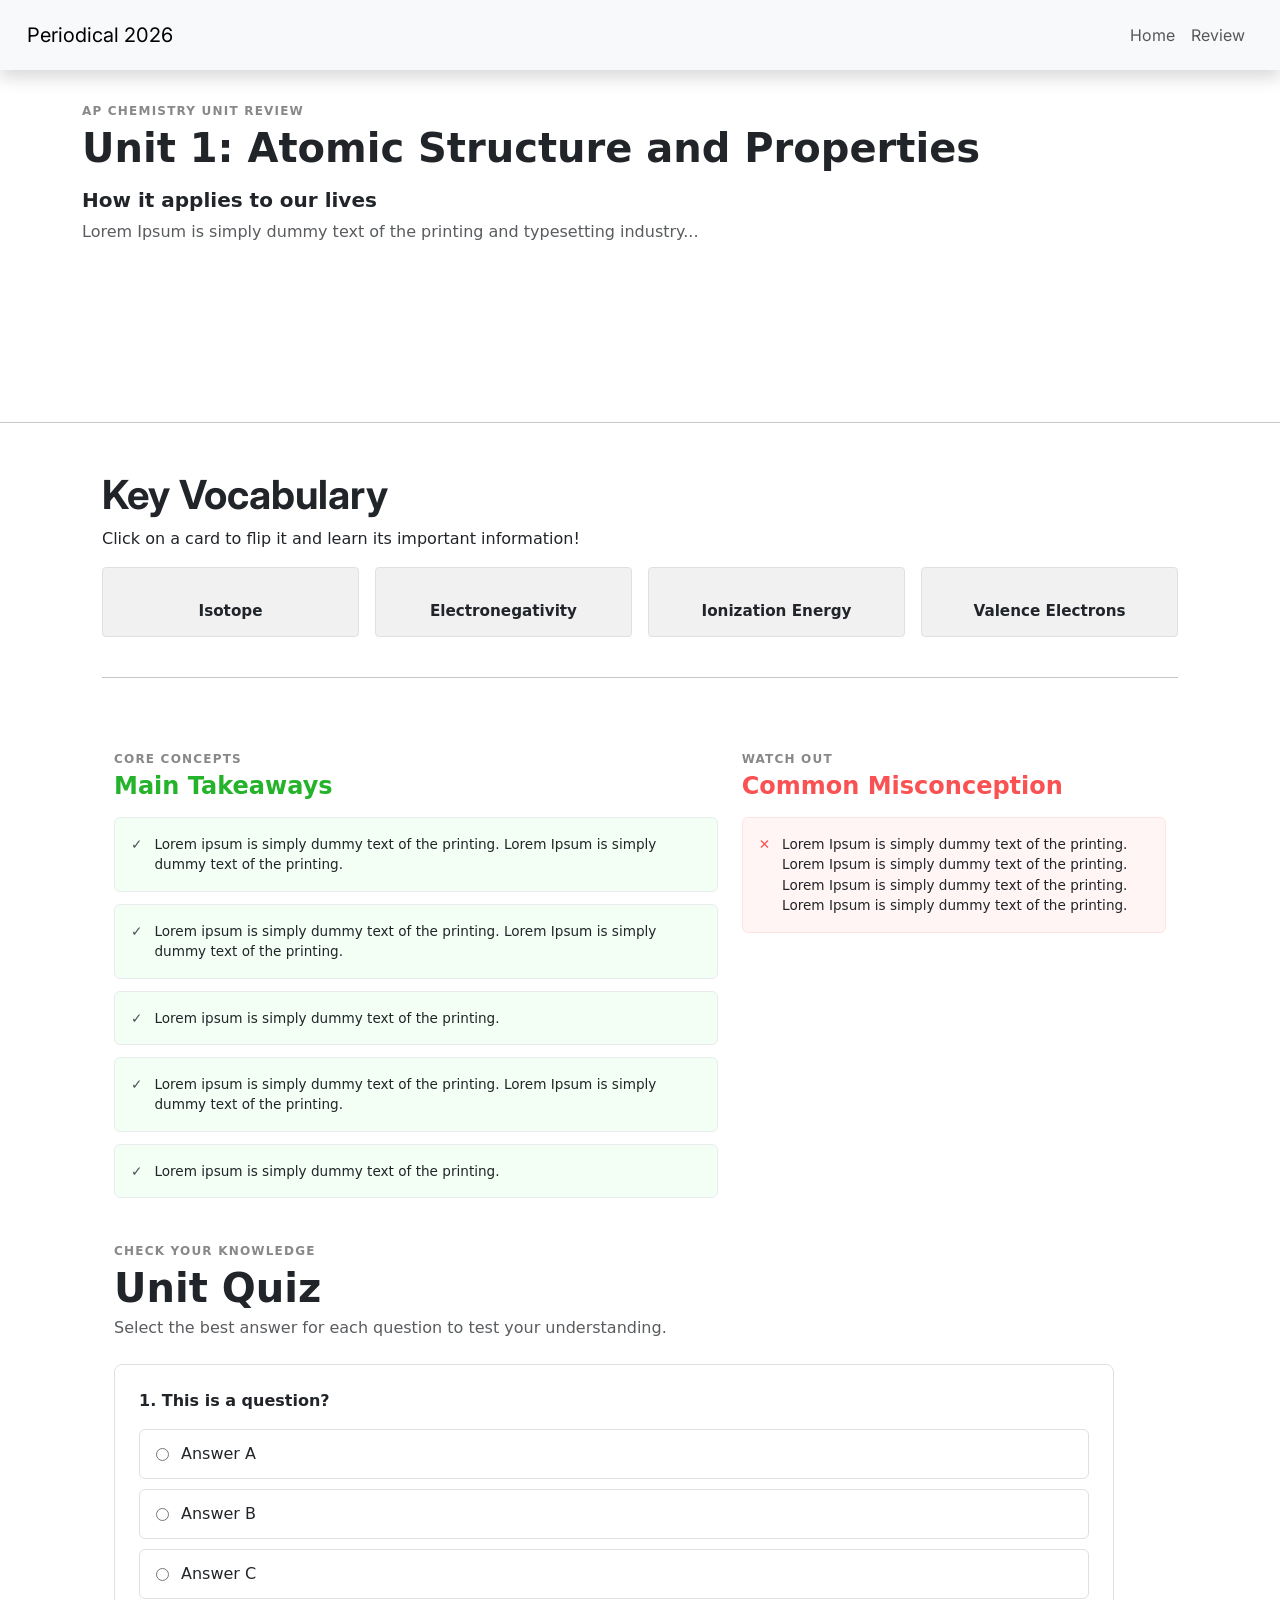
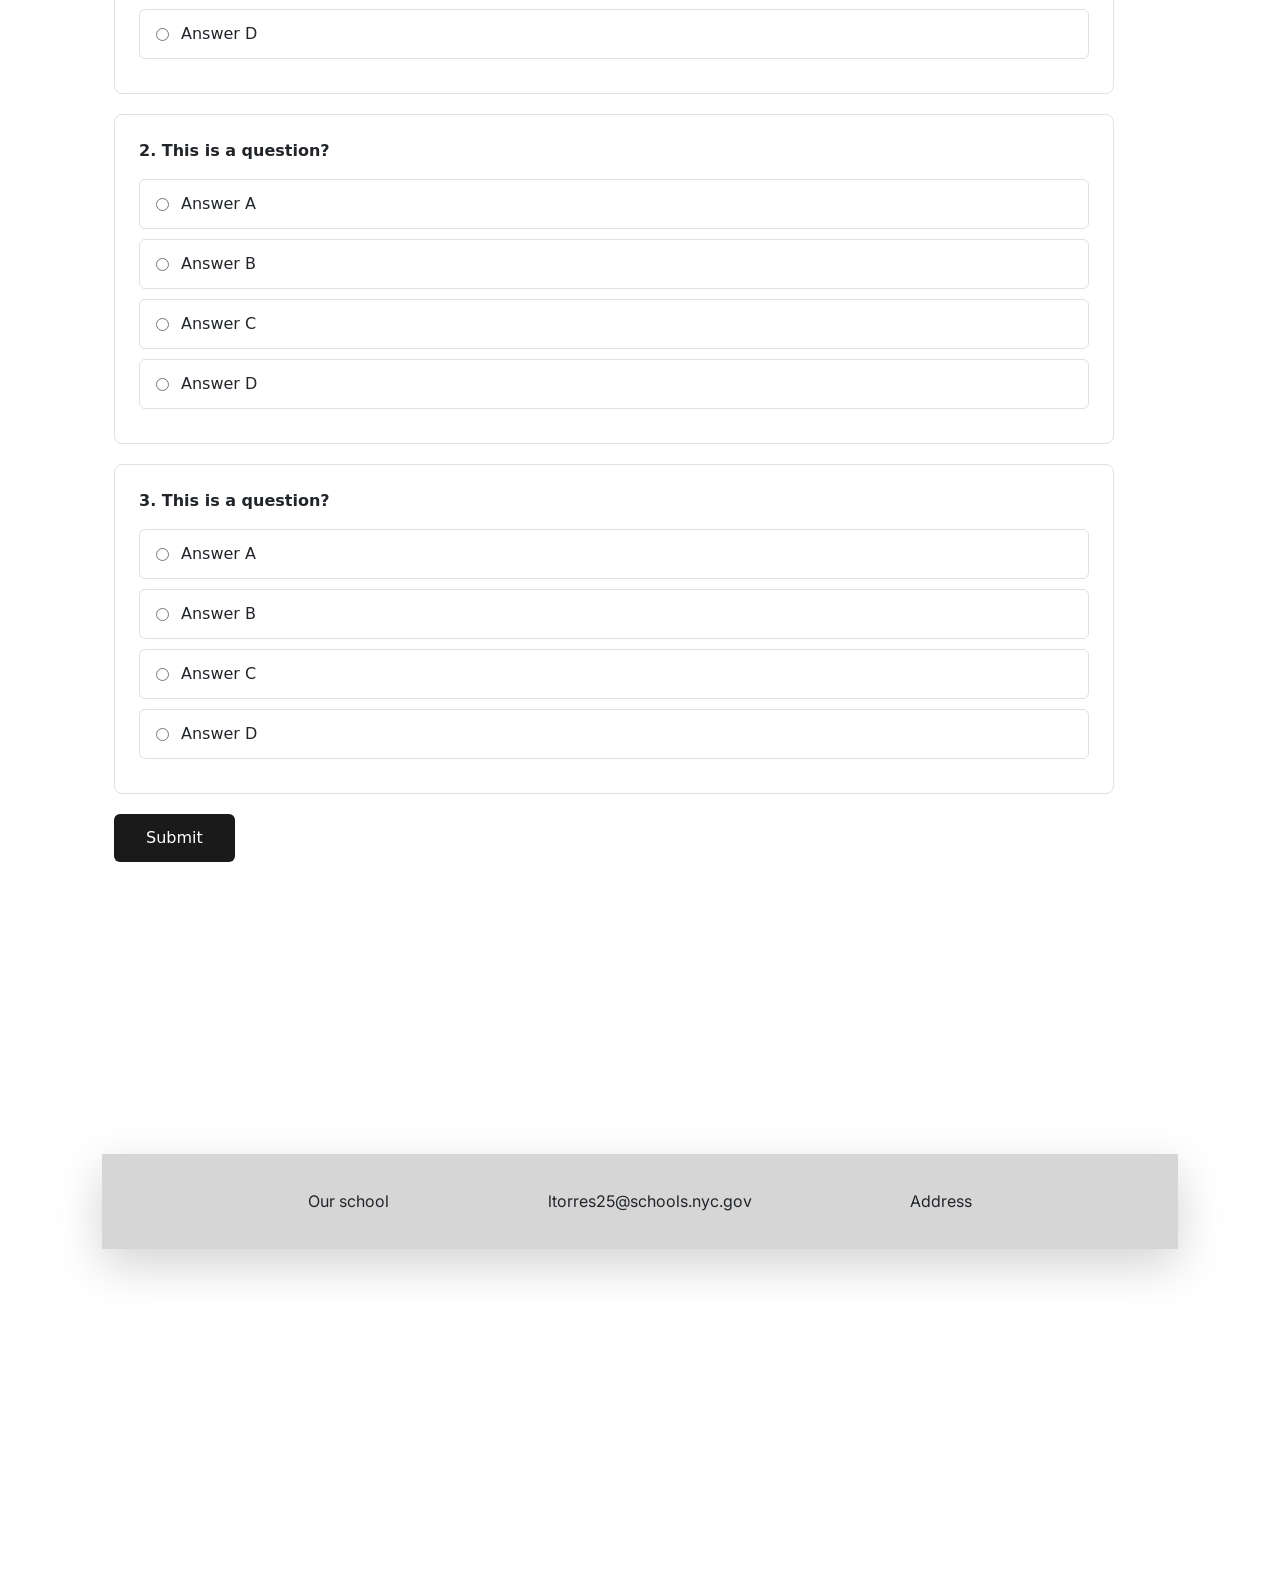
<file: unit-template.html>
<!doctype html>
<html lang="en">

<head>
  <meta charset="UTF-8" />
  <meta name="viewport" content="width=device-width, initial-scale=1.0" />
  <style>
    .card-body {
      padding-left: 10px !important;
      padding-top: 5px !important;
      border-style: solid;
      border-width: 2px;
      border-color: rgb(165, 164, 164);
      border-radius: 20px;
    }

    .hidecards {
      display: none
    }

    .front {
      text-align: center;
      padding-top: 18px
    }

    .back {
      text-align: center;
      padding-top: 18px
    }

    body {
      padding-top: 70px;
      /* This pushes all content down so it doesn't get hidden behind the fixed navbar */
    }

    .spacing {
      max-width: 1100px;
      margin: 0 auto;
      padding: 2rem 1rem;
    }

    .eyebrow {
      font-size: 0.75rem;
      font-weight: 700;
      letter-spacing: 0.05em;
      color: #6c757d;
      text-transform: uppercase;
      margin-bottom: 0.25rem;
    }

    /* Styling for the light gray vocab boxes */
    .vocab-card {
      background-color: #f1f1f1 !important;
      border: 1px solid #e0e0e0 !important;
      border-radius: 4px !important;
      /* Sharp, clean edges like Figma */
      height: 100px;
      display: flex;
      align-items: center;
      justify-content: center;
      padding: 1rem;
      cursor: pointer;
      transition: background-color 0.2s;
    }

    .vocab-card:hover {
      background-color: #e8e8e8 !important;
      /* Subtle hover effect */
    }

    .vocab-card h4,
    .vocab-card p {
      margin: 0;
      font-size: 0.95rem;
      font-weight: 600;
    }

    /* Main Takeaways Styles (Gray Checklist Blocks) */
    .takeaway-item {
      background-color: #f3fff5;
      border: 1px solid #e9ecef;
      border-radius: 6px;
      padding: 1rem;
      margin-bottom: 0.75rem;
      display: flex;
      align-items: flex-start;
      font-size: 0.85rem;
      line-height: 1.5;
    }

    /* Automatically adds the dark checkmark */
    .takeaway-item::before {
      content: "✓";
      color: #495057;
      font-weight: bold;
      margin-right: 0.75rem;
    }

    /* Misconceptions Styles (Red Alert Warning Box) */
    .misconception-box {
      background-color: #fff5f5;
      border: 1px solid #ffe3e3;
      border-radius: 6px;
      padding: 1rem;
      display: flex;
      align-items: flex-start;
      font-size: 0.85rem;
      line-height: 1.5;
      color: #212529;
    }

    /* Automatically adds the red X mark */
    .misconception-box::before {
      content: "✕";
      color: #fa5252;
      font-weight: bold;
      margin-right: 0.75rem;
    }
    
    }
  </style>
  <title>Unit X</title>

  <!--Inter font-->
  <link rel="preconnect" href="https://fonts.googleapis.com">
  <link rel="preconnect" href="https://fonts.gstatic.com" crossorigin>
  <link
    href="https://fonts.googleapis.com/css2?family=Baloo+2:wght@400..800&family=Barlow+Condensed:ital,wght@0,100;0,200;0,300;0,400;0,500;0,600;0,700;0,800;0,900;1,100;1,200;1,300;1,400;1,500;1,600;1,700;1,800;1,900&family=BioRhyme:wght@200..800&family=Dongle&family=Gafata&family=Inter:ital,opsz,wght@0,14..32,100..900;1,14..32,100..900&family=Lexend:wght@100..900&family=Manrope:wght@200..800&family=Open+Sans:ital,wght@0,300..800;1,300..800&family=Petrona:ital,wght@0,100..900;1,100..900&family=Poppins:ital,wght@0,100;0,200;0,300;0,400;0,500;0,600;0,700;0,800;0,900;1,100;1,200;1,300;1,400;1,500;1,600;1,700;1,800;1,900&family=Roboto:ital,wght@0,100..900;1,100..900&family=Space+Mono:ital,wght@0,400;0,700;1,400;1,700&display=swap"
    rel="stylesheet">

  <link href="https://cdn.jsdelivr.net/npm/bootstrap@5.3.8/dist/css/bootstrap.min.css" rel="stylesheet"
    integrity="sha384-sRIl4kxILFvY47J16cr9ZwB07vP4J8+LH7qKQnuqkuIAvNWLzeN8tE5YBujZqJLB" crossorigin="anonymous">
  <link href="style.css" rel="stylesheet" type="text/css" />
</head>

<body>
  <!-- Template UI for every unit page -->


  <!--Navbar-->
  <nav class="navbar fixed-top bg-body-tertiary navbar-expand-lg shadow" data-bs-theme="light">
    <div class="container-fluid">
      <span class="navbar-brand mb-0 inter-regular">Periodical 2026</span>
      <button class="navbar-toggler" type="button" data-bs-toggle="collapse" data-bs-target="#navbarSupportedContent"
        aria-controls="navbarSupportedContent" aria-expanded="false" aria-label="Toggle navigation">
        <span class="navbar-toggler-icon"></span>
      </button>
      <div class="collapse navbar-collapse" id="navbarSupportedContent">
        <ul class="navbar-nav ms-auto mb-2 mb-lg-0">
          <li class="nav-item">
            <a class="nav-link inter-regular" aria-current="page" href="index.html#home">Home</a>
          </li>
          <li class="nav-item">
            <a class="nav-link inter-regular" aria-current="page" href="index.html#unit-content">Review</a>
          </li>
        </ul>
      </div>
    </div>
  </nav>

  <div class="container spacing">
    <p class="eyebrow">AP Chemistry Unit Review</p>
    <h1 class="fw-bold mb-3">Unit 1: Atomic Structure and Properties</h1>

    <h3 class="fw-semibold fs-5 mb-2">How it applies to our lives</h3>
    <p class="text-muted">Lorem Ipsum is simply dummy text of the printing and typesetting industry...</p>
  </div>

  <hr>

  <div class="container-fluid spacing">
    <h1 class="inter-bold">Key Vocabulary</h1>
    <p>Click on a card to flip it and learn its important information!</p>
    <div class="row g-3">
      <div class="col-6 col-md-3">
        <div class="card vocab-card">
          <h4 class="front">Isotope</h4>
          <p class="back">Info about isotopes...</p>
        </div>
      </div>

      <div class="col-6 col-md-3">
        <div class="card vocab-card">
          <h4 class="front">Electronegativity</h4>
          <p class="back">Info about electronegativity...</p>
        </div>
      </div>

      <div class="col-6 col-md-3">
        <div class="card vocab-card">
          <h4 class="front">Ionization Energy</h4>
          <p class="back">Info about energy...</p>
        </div>
      </div>

      <div class="col-6 col-md-3">
        <div class="card vocab-card">
          <h4 class="front">Valence Electrons</h4>
          <p class="back">Info about electrons...</p>
        </div>
      </div>
    </div>
  

    

    <br>
    <hr>
    <br>

    <div class="container spacing">
      <div class="row g-4">

        <div class="col-md-7">
          <p class="eyebrow">CORE CONCEPTS</p>
          <h2 class="fw-bold mb-3 fs-4" style="color: #24b32b">Main Takeaways</h2>

          <div class="takeaway-item">Lorem ipsum is simply dummy text of the printing. Lorem Ipsum is simply dummy text
            of the printing.</div>
          <div class="takeaway-item">Lorem ipsum is simply dummy text of the printing. Lorem Ipsum is simply dummy text
            of the printing.</div>
          <div class="takeaway-item">Lorem ipsum is simply dummy text of the printing.</div>
          <div class="takeaway-item">Lorem ipsum is simply dummy text of the printing. Lorem Ipsum is simply dummy text
            of the printing.</div>
          <div class="takeaway-item">Lorem ipsum is simply dummy text of the printing.</div>
        </div>

        <div class="col-md-5">
          <p class="eyebrow">WATCH OUT</p>
          <h2 class="fw-bold mb-3 fs-4" style="color:#fa5252">Common Misconception</h2>

          <div class="misconception-box">
            Lorem Ipsum is simply dummy text of the printing. Lorem Ipsum is simply dummy text of the printing. Lorem
            Ipsum is simply dummy text of the printing. Lorem Ipsum is simply dummy text of the printing.
          </div>
        </div>
<!--Carousel-->

        <br>

        <div class="container-fluid spacing">
          <div style="max-width: 1000px;">

            <p class="eyebrow">Check Your Knowledge</p>
            <h1 class="fw-bold mb-1">Unit Quiz</h1>
            <p class="text-muted mb-4">Select the best answer for each question to test your understanding.</p>

            <!-- Question 1 -->
            <div class="question-card">
              <p class="question-text">1. This is a question?</p>
              <label class="option"><input type="radio" name="q1" value="a" /> Answer A</label>
              <label class="option"><input type="radio" name="q1" value="b" /> Answer B</label>
              <label class="option"><input type="radio" name="q1" value="c" /> Answer C</label>
              <label class="option"><input type="radio" name="q1" value="d" /> Answer D</label>
            </div>

            <!-- Question 2 -->
            <div class="question-card">
              <p class="question-text">2. This is a question?</p>
              <label class="option"><input type="radio" name="q2" value="a" /> Answer A</label>
              <label class="option"><input type="radio" name="q2" value="b" /> Answer B</label>
              <label class="option"><input type="radio" name="q2" value="c" /> Answer C</label>
              <label class="option"><input type="radio" name="q2" value="d" /> Answer D</label>
            </div>

            <!-- Question 3 -->
            <div class="question-card">
              <p class="question-text">3. This is a question?</p>
              <label class="option"><input type="radio" name="q3" value="a" /> Answer A</label>
              <label class="option"><input type="radio" name="q3" value="b" /> Answer B</label>
              <label class="option"><input type="radio" name="q3" value="c" /> Answer C</label>
              <label class="option"><input type="radio" name="q3" value="d" /> Answer D</label>
            </div>

            <button class="btn-submit">Submit</button>

          </div>
        </div>

        <div class="shadow-lg" id="footer">
          <footer>
            <div>
              <a class="inter-regular" href="https://www.hstat.org/" target="_blank">Our school</a>
            </div>
            <div>
              <a class="inter-regular" href="mailto:ltorres25@schools.nyc.gov"
                target="_blank">ltorres25@schools.nyc.gov</a>
            </div>
            <div>
              <a class="inter-regular" href="https://maps.app.goo.gl/sKHwJFH19ot9GF3d6" target="_blank">Address</a>
            </div>
          </footer>
        </div>

        <script>
          // Flashcard JS
          var cards = document.querySelectorAll(".card")
          var front = document.querySelectorAll(".front")
          var backs = document.querySelectorAll(".back")

          backs.forEach(function (back) {
            back.classList.add("hidecards")
          })

          // figured out thanks to Mr. Mueller
          cards.forEach(function (card) {
            card.addEventListener("click", function () {
              console.log(card.children)
              card.children[0].classList.toggle("hidecards")
              card.children[1].classList.toggle("hidecards")
            })
          })

      // })

        </script>
        <script src="https://cdn.jsdelivr.net/npm/bootstrap@5.3.8/dist/js/bootstrap.bundle.min.js"
          integrity="sha384-FKyoEForCGlyvwx9Hj09JcYn3nv7wiPVlz7YYwJrWVcXK/BmnVDxM+D2scQbITxI"
          crossorigin="anonymous"></script>
          
</body>

</html>
</file>
<file: style.css>
.inter-regular {
  font-family: "Inter", sans-serif;
  font-optical-sizing: auto;
  font-weight: 400;
  font-style: normal;
}
.inter-bold {
  font-family: "Inter", sans-serif;
  font-optical-sizing: auto;
  font-weight: 700;
  font-style: normal;
}
.navbar {
  padding: 15px;
}

.spacing {
  margin-bottom: 130px;
}
#daily-element {
  margin-top: 150px;
  padding: 0px 60px 0px 60px;
  width: 100%;
}
#element-name {
  font-size: 55px;
}
#button-align {
  display: flex;
  align-content: center;
  margin-top: 20px;
}
.btn {
  margin: 0px 20px 0px 0px;
}
#info {
  max-width: 500px;
}
#element-card {
  background-color: #fff;
  border: 1px solid #696969;
  border-radius: 10px;
  padding: 15px;
  margin-left: auto;
  width: 500px;
}
.align-self-flex-end {
  display: flex;
  align-self: flex-end;
}
.box {
  background-color: #d6d6d6;
  border: 1px solid #696969;
  border-radius: 10px;
  padding-left: 10px;
  margin: auto;
  margin-top: 10px;
  font-size: 15px;
}
.sub-title {
  margin: 8px 0px 0px 0px;
}

#unit-content {
  padding: 0px 60px 0px 60px;
  width: 100%;
}
.units {
  background-color: #fff;
  border: 1px solid #696969;
  border-radius: 10px;
  padding: 15px;
  margin-top: 25px;
}
a {
  text-decoration: none;
  color: inherit;
  /* display:block; */
}
img {
  border-radius: 5px;
}

#credits {
  padding: 0px 60px 0px 60px;
  position: relative;
}
.profiles {
  display: flex;
  flex-wrap: wrap;
  gap: 45px;
  justify-content: flex-start;
  row-gap: 60px;
  min-height: 450px;
}
/* .top-row{
  margin-bottom: 55px;
} */
.person {
  display: flex;
  align-items: center;
  gap: 20px;
}
.picture {
  margin: auto;
  border: 1px solid #d6d6d6;
  border-radius: 7px;
}
.description {
  margin: auto;
  width: 218px;
  font-size: 14.5px;
}
@media (width < 1400px) {
  .description {
    width: 160px;
    font-size: 13px;
  }
}
.name {
  margin: 16px 0px 5px 0px;
}

.carousel {
  margin-top: 30px;
}
.carousel-control-prev {
  left: -150px;
}
.carousel-control-next {
  right: -150px;
}

#footer {
  background-color: #d6d6d6;
  margin-top: 130px;
}
footer {
  display: flex;
  justify-content: space-evenly;
  align-items: baseline;
  margin: auto;
  text-align: center;
  flex-wrap: wrap;
  align-content: center;
  padding: 35px;
}

.eyebrow {
  font-size: 0.75rem;
  text-transform: uppercase;
  letter-spacing: 0.1em;
  color: #888;
}

.question-card {
  background: #fff;
  border: 1px solid #e0e0e0;
  border-radius: 8px;
  padding: 24px;
  margin-bottom: 20px;
}

.question-text {
  font-weight: 600;
  margin-bottom: 16px;
}

.option {
  display: flex;
  align-items: center;
  gap: 12px;
  padding: 12px 16px;
  border: 1px solid #e0e0e0;
  border-radius: 6px;
  margin-bottom: 10px;
  cursor: pointer;
}

.option:hover {
  background-color: #f9f9f9;
}

.btn-submit {
  background-color: #1a1a1a;
  color: #fff;
  border: none;
  padding: 12px 32px;
  border-radius: 6px;
  font-size: 1rem;
  cursor: pointer;
}

.btn-submit:hover {
  background-color: #333;
}
</file>
